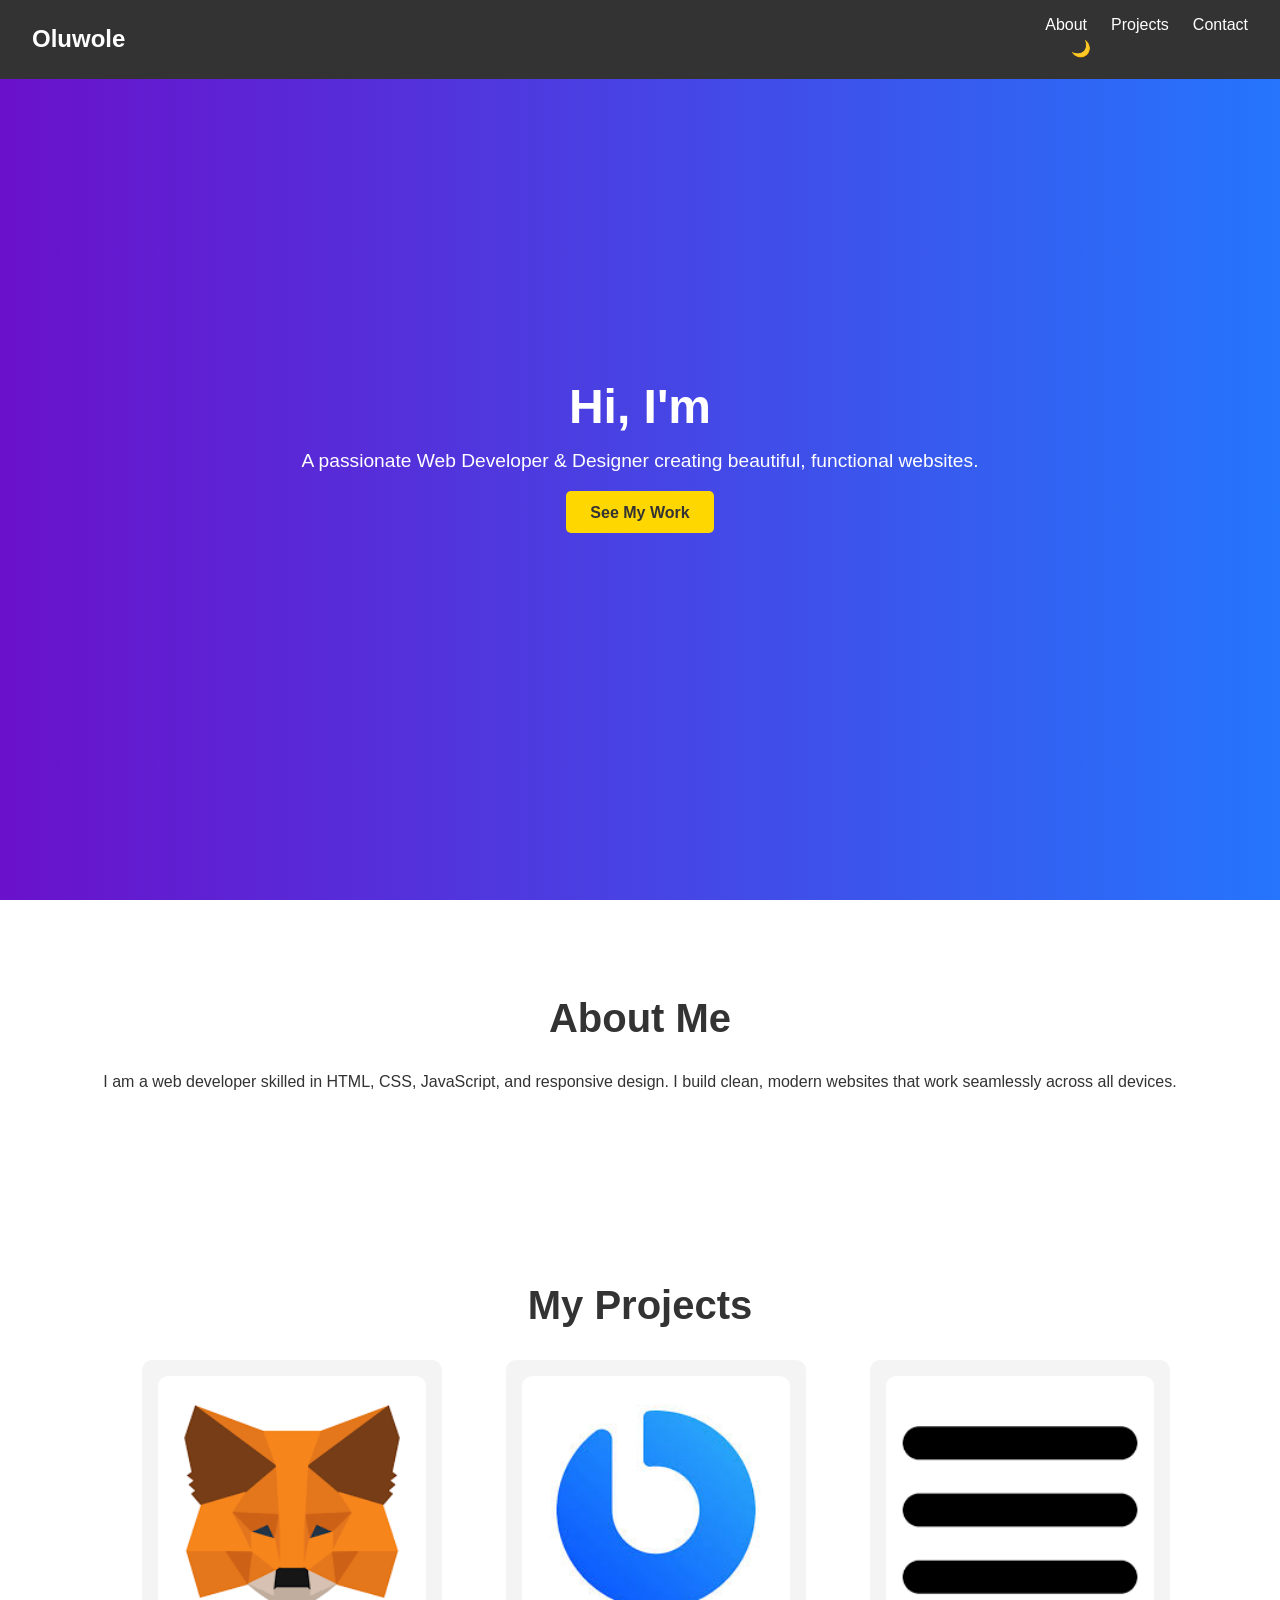
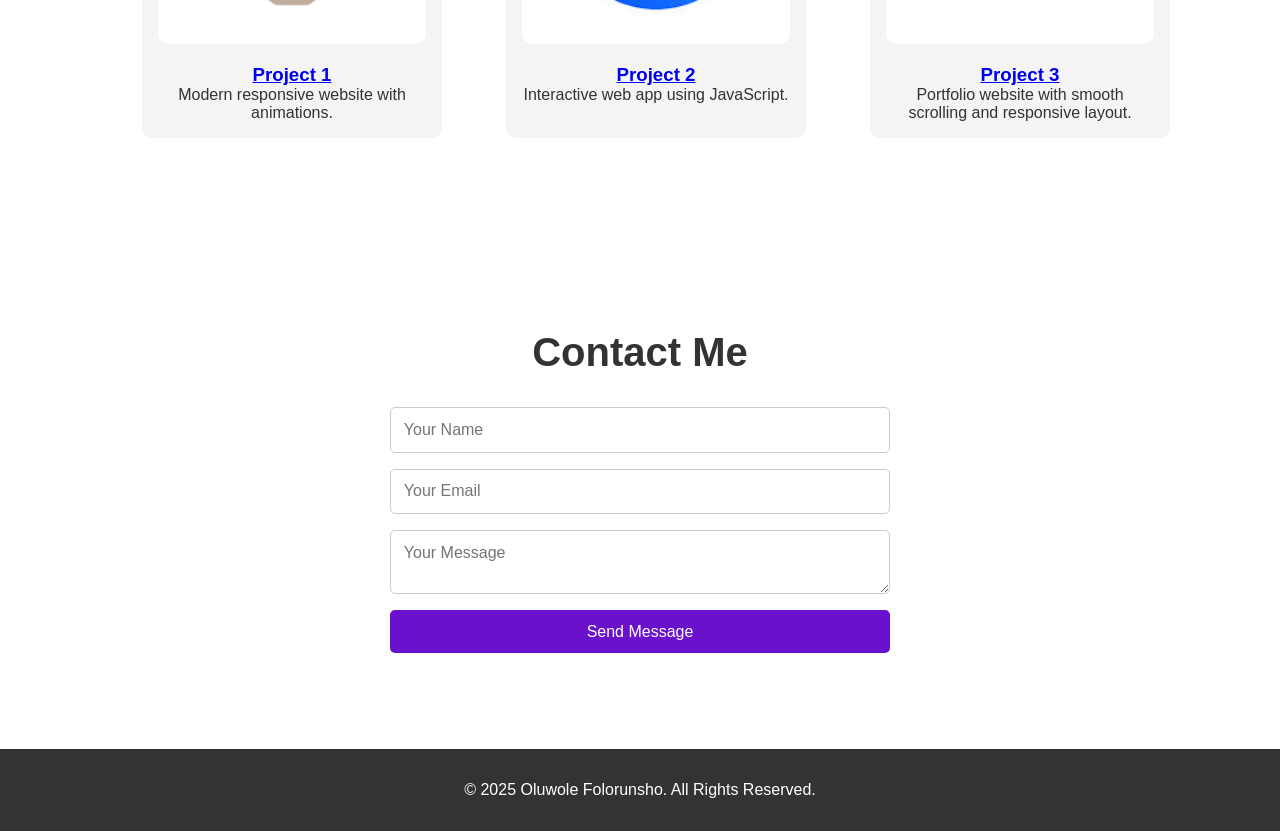
<file: index.html>
<!DOCTYPE html>
<html lang="en">
<head>
    <meta charset="UTF-8">
    <meta name="viewport" content="width=device-width, initial-scale=1.0">
    <title>Oluwole Folorunsho | Portfolio</title>
    <link rel="stylesheet" href="styles.css">
</head>
<body class="light-mode">

    <!-- Header & Navigation -->
    <header>
        <div class="container">
            <div class="logo">Oluwole</div>
            <nav>
                <ul class="nav-links">
                    <li><a href="#about">About</a></li>
                    <li><a href="#projects">Projects</a></li>
                    <li><a href="#contact">Contact</a></li>
                </ul>
                <div class="burger">
                    <div class="line1"></div>
                    <div class="line2"></div>
                    <div class="line3"></div>
                </div>
                <button class="mode-toggle">🌙</button>
            </nav>
        </div>
    </header>

    <!-- Hero Section -->
    <section id="hero">
        <div class="hero-content">
            <h1>Hi, I'm <span class="typed-text"></span></h1>
            <p>A passionate Web Developer & Designer creating beautiful, functional websites.</p>
            <a href="#projects" class="btn">See My Work</a>
        </div>
    </section>

    <!-- About Section -->
    <section id="about" class="fade-in">
        <div class="container">
            <h2>About Me</h2>
            <p>I am a web developer skilled in HTML, CSS, JavaScript, and responsive design. I build clean, modern websites that work seamlessly across all devices.</p>
        </div>
    </section>

    <!-- Projects Section -->
    <section id="projects" class="fade-in">
        <div class="container">
            <h2>My Projects</h2>
            <a href="https://exclusive616.github.io/connect/"><div class="project-grid">
                <div class="project-card">
                    <img src="image/meta.png" alt="Project 1">
                    <h3>Project 1</h3></a>
                    <p>Modern responsive website with animations.</p>
                </div>

              <a href="https://exclusive616.github.io/dapps/"><div class="project-card">
                    <img src="image/own.jfif" alt="Project 2">
                    <h3>Project 2</h3></a>  
                    <p>Interactive web app using JavaScript.</p>
                </div>

               <a href="https://exclusive616.github.io/connect/"><div class="project-card">
                    <img src="image/nnn.png" alt="Project 3">
                    <h3>Project 3</h3></a> 
                    <p>Portfolio website with smooth scrolling 
                        and responsive layout.</p>
                </div>
            </div>
        </div>
    </section>

    <!-- Contact Section -->
    <section id="contact" class="fade-in">
        <div class="container">
            <h2>Contact Me</h2>
            <form>
                <input type="text" placeholder="Your Name" required>
                <input type="email" placeholder="Your Email" required>
                <textarea placeholder="Your Message" required></textarea>
                <button type="submit">Send Message</button>
            </form>
        </div>
    </section>

    <!-- Footer -->
    <footer>
        <p>&copy; 2025 Oluwole Folorunsho. All Rights Reserved.</p>
    </footer>

    <script src="script.js"></script>
</body>
</html>
</file>
<file: styles.css>
/* Reset */
* {
    margin: 0;
    padding: 0;
    box-sizing: border-box;
    font-family: 'Segoe UI', Tahoma, Geneva, Verdana, sans-serif;
    transition: all 0.4s ease;
}

html {
    scroll-behavior: smooth;
}

/* Light/Dark Mode */
body.light-mode {
    --bg-color: #fff;
    --text-color: #333;
    --header-bg: #333;
    --header-text: #fff;
    --btn-bg: #ffd700;
    --btn-text: #333;
    --project-bg: #f4f4f4;
}

body.dark-mode {
    --bg-color: #121212;
    --text-color: #e0e0e0;
    --header-bg: #1e1e1e;
    --header-text: #e0e0e0;
    --btn-bg: #ff9800;
    --btn-text: #121212;
    --project-bg: #1f1f1f;
}

/* Body */
body {
    background-color: var(--bg-color);
    color: var(--text-color);
}

/* Header */
header {
    background: var(--header-bg);
    color: var(--header-text);
    position: fixed;
    width: 100%;
    top: 0;
    z-index: 1000;
}

header .container {
    display: flex;
    justify-content: space-between;
    align-items: center;
    padding: 1rem 2rem;
}

.logo {
    font-size: 1.5rem;
    font-weight: bold;
}

/* Navigation Links */
nav ul {
    display: flex;
    list-style: none;
    gap: 1.5rem;
}

nav ul li a {
    color: var(--header-text);
    text-decoration: none;
    font-weight: 500;
    transition: color 0.3s;
}

nav ul li a:hover {
    color: #ffd700;
}

/* Burger Menu */
.burger {
    display: none;
    cursor: pointer;
    flex-direction: column;
    gap: 5px;
}

.burger div {
    width: 25px;
    height: 3px;
    background: var(--header-text);
}

/* Mode Toggle */
.mode-toggle {
    margin-left: 1rem;
    padding: 0.3rem 0.6rem;
    border: none;
    border-radius: 5px;
    cursor: pointer;
    font-size: 1rem;
    background: transparent;
    color: var(--header-text);
}

/* Hero */
#hero {
    height: 100vh;
    display: flex;
    justify-content: center;
    align-items: center;
    text-align: center;
    padding: 0 2rem;
    background: linear-gradient(to right, #6a11cb, #2575fc);
    color: #fff;
}

#hero h1 {
    font-size: 3rem;
    margin-bottom: 1rem;
}

#hero p {
    font-size: 1.2rem;
    margin-bottom: 2rem;
}

.btn {
    background: var(--btn-bg);
    color: var(--btn-text);
    padding: 0.8rem 1.5rem;
    text-decoration: none;
    border-radius: 5px;
    font-weight: bold;
    transition: background 0.3s;
}

.btn:hover {
    background: #ffbf00;
}

/* Sections */
section {
    padding: 6rem 2rem;
    text-align: center;
}

section h2 {
    font-size: 2.5rem;
    margin-bottom: 2rem;
}

/* Projects */
.project-grid {
    display: flex;
    flex-wrap: wrap;
    justify-content: center;
    gap: 2rem;
}

.project-card {
    background: var(--project-bg);
    padding: 1rem;
    border-radius: 10px;
    width: 300px;
    transition: transform 0.3s, box-shadow 0.3s;
}

.project-card img {
    width: 100%;
    border-radius: 10px;
    margin-bottom: 1rem;
}

.project-card:hover {
    transform: translateY(-10px);
    box-shadow: 0 10px 20px rgba(0,0,0,0.3);
}

/* Contact Form */
form {
    display: flex;
    flex-direction: column;
    gap: 1rem;
    max-width: 500px;
    margin: auto;
}

input, textarea {
    padding: 0.8rem;
    border-radius: 5px;
    border: 1px solid #ccc;
    font-size: 1rem;
    background: var(--bg-color);
    color: var(--text-color);
}

button {
    padding: 0.8rem;
    border: none;
    background: #6a11cb;
    color: #fff;
    font-size: 1rem;
    border-radius: 5px;
    cursor: pointer;
    transition: background 0.3s;
}

button:hover {
    background: #2575fc;
}

/* Footer */
footer {
    background: var(--header-bg);
    color: var(--header-text);
    text-align: center;
    padding: 2rem 0;
}

/* Fade-in Animation */
.fade-in {
    opacity: 0;
    transform: translateY(50px);
    transition: all 0.8s ease-out;
}

.fade-in.show {
    opacity: 1;
    transform: translateY(0);
}

/* Responsive */
@media (max-width: 768px) {
    nav ul {
        position: absolute;
        right: 0;
        height: 100vh;
        top: 0;
        background: var(--header-bg);
        flex-direction: column;
        align-items: center;
        width: 50%;
        transform: translateX(100%);
        transition: transform 0.5s ease-in;
        padding-top: 5rem;
    }

    nav ul.nav-active {
        transform: translateX(0%);
    }

    .burger {
        display: flex;
    }

    .project-grid {
        flex-direction: column;
        align-items: center;
    }
}
</file>
